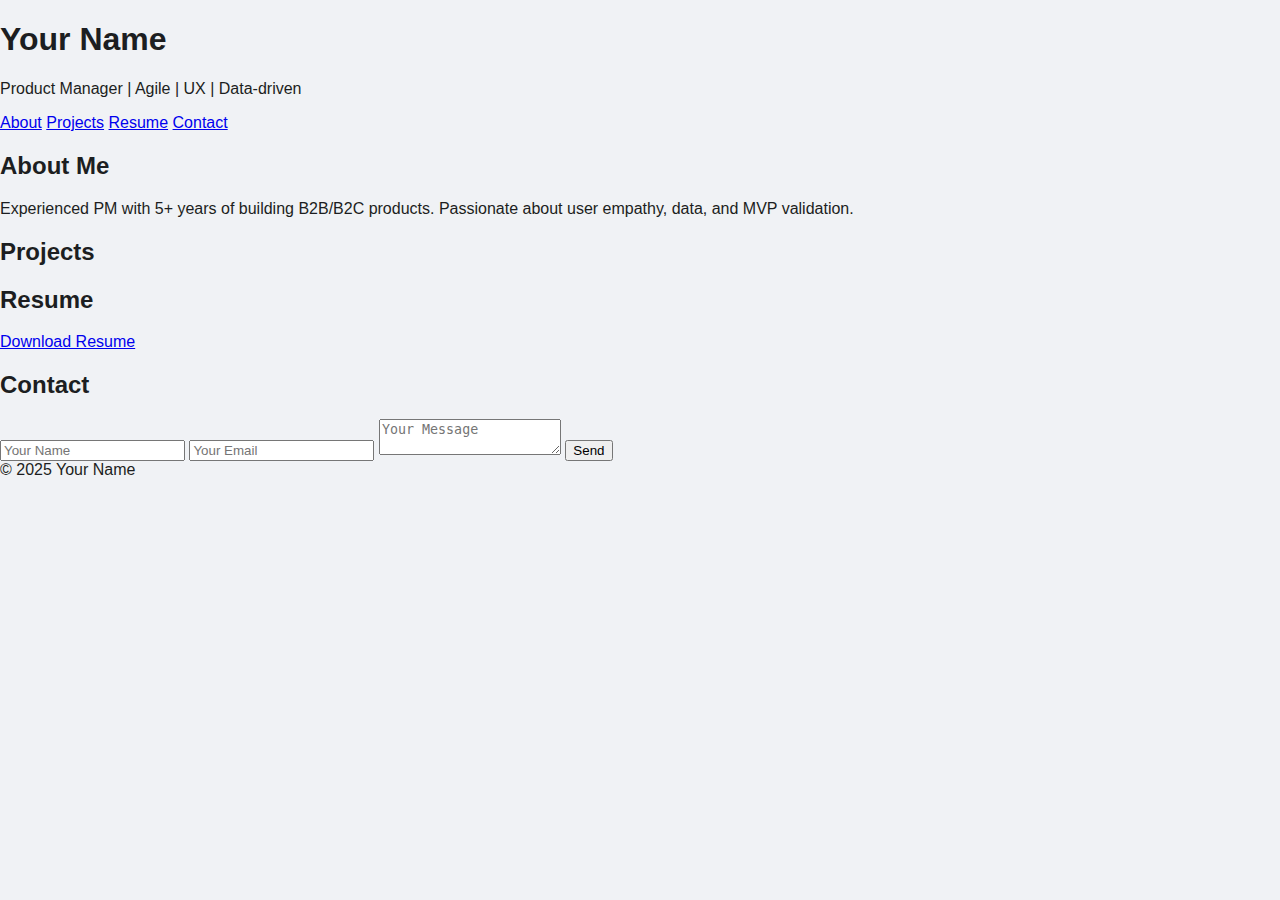
<file: Index.html>
<!DOCTYPE html>
<html lang="en">
<head>
  <meta charset="UTF-8" />
  <meta name="viewport" content="width=device-width, initial-scale=1.0" />
  <meta name="description" content="Experienced Product Manager portfolio site with case studies, resume, and contact info.">
  <meta name="keywords" content="Product Manager, Portfolio, Resume, Projects, Case Studies">
  <meta name="author" content="Your Name">
  <title>Your Name – Product Manager</title>
  <link rel="stylesheet" href="style.css" />
</head>
<body>
  <header>
    <h1>Your Name</h1>
    <p>Product Manager | Agile | UX | Data-driven</p>
    <nav>
      <a href="#about">About</a> <a href="#projects">Projects</a> <a href="#resume">Resume</a> <a href="#contact">Contact</a>
    </nav>
  </header>

  <section id="about">
    <h2>About Me</h2>
    <p>Experienced PM with 5+ years of building B2B/B2C products. Passionate about user empathy, data, and MVP validation.</p>
  </section>

  <section id="projects">
    <h2>Projects</h2>
    <div id="project-container"></div>
  </section>

  <section id="resume">
    <h2>Resume</h2>
    <a href="assets/resume.pdf" target="_blank">Download Resume</a>
  </section>

  <section id="contact">
    <h2>Contact</h2>
    <form action="https://formspree.io/f/yourFormID" method="POST">
      <input type="text" name="name" placeholder="Your Name" required />
      <input type="email" name="email" placeholder="Your Email" required />
      <textarea name="message" placeholder="Your Message"></textarea>
      <button type="submit">Send</button>
    </form>
  </section>

  <footer>© 2025 Your Name</footer>

  <script src="script.js"></script>
</body>
</html>
</file>
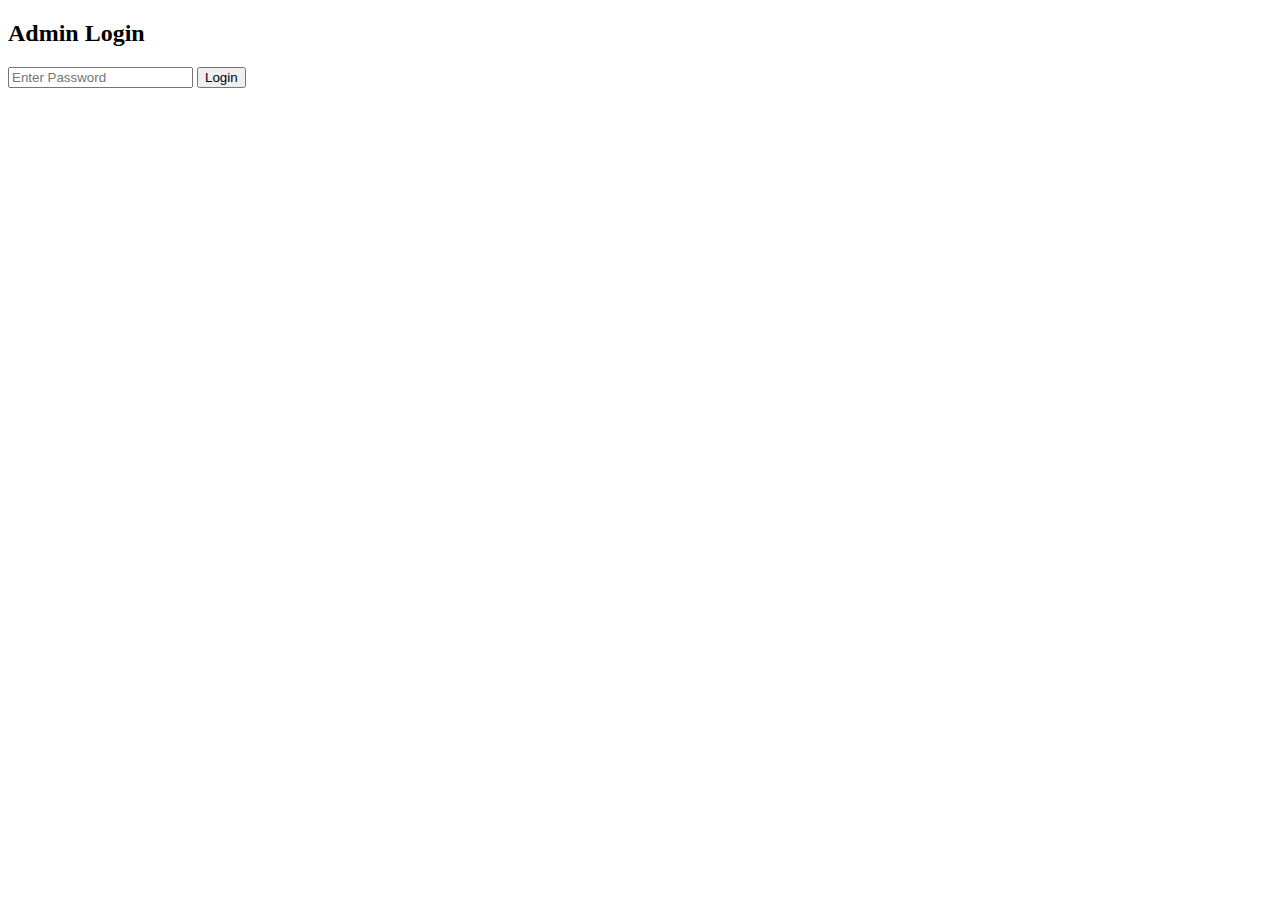
<file: login.html>
<!DOCTYPE html>
<html>
<head><title>Admin Login</title></head>
<body>
  <h2>Admin Login</h2>
  <form onsubmit="checkLogin(event)">
    <input type="password" id="password" placeholder="Enter Password" required />
    <button type="submit">Login</button>
  </form>
  <script>
    function checkLogin(e) {
      e.preventDefault();
      if (document.getElementById("password").value === "yourAdminPass") {
        window.location.href = "dashboard.html";
      } else {
        alert("Incorrect password");
      }
    }
  </script>
</body>
</html>
</file>
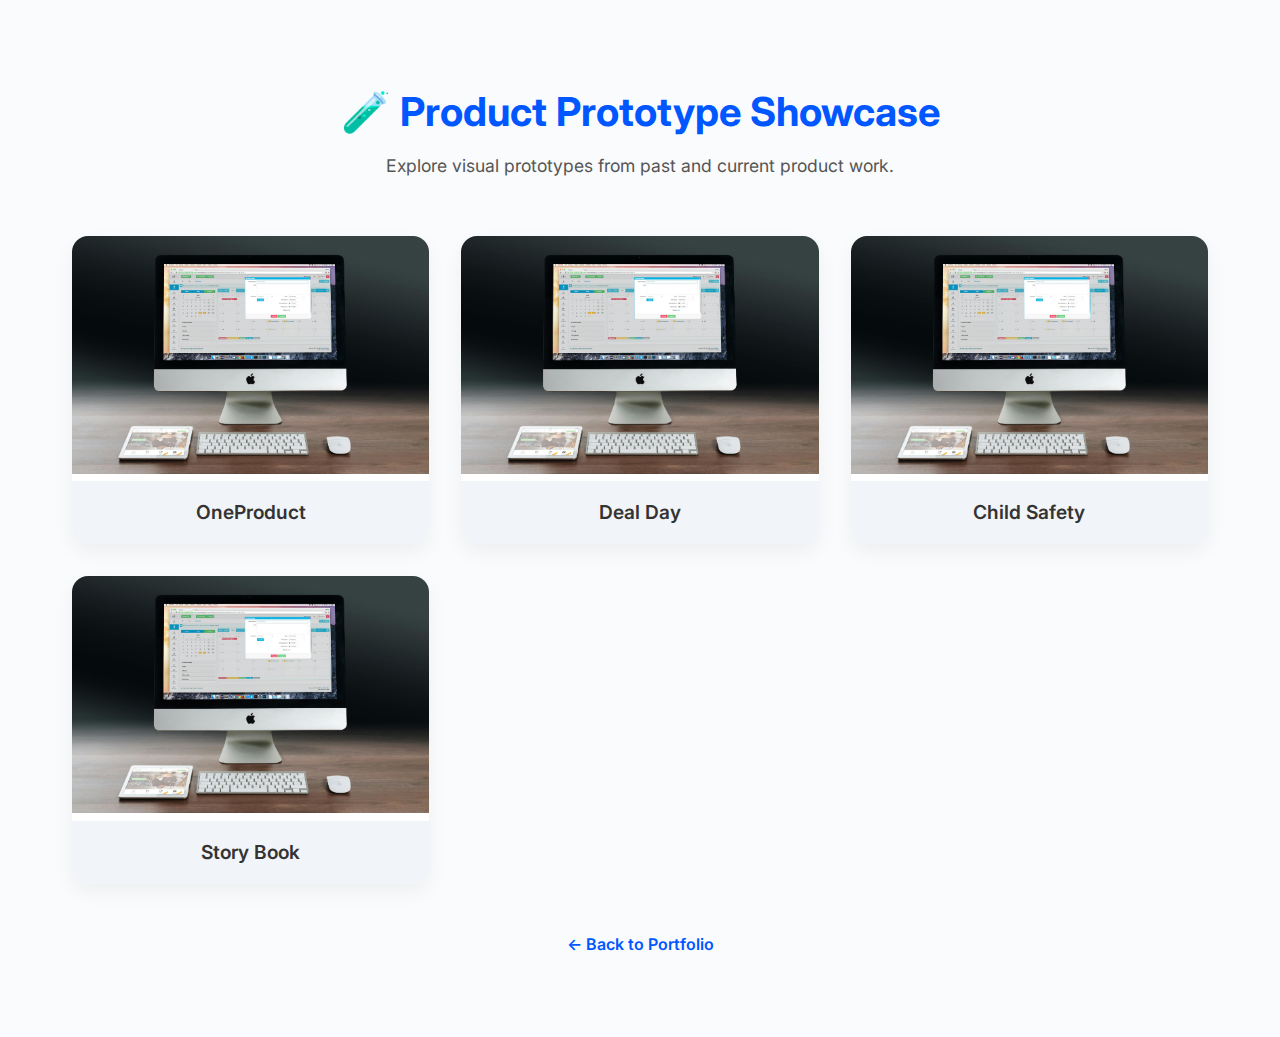
<file: prototypes.html>
<!DOCTYPE html>
<html lang="en">
<head>
  <meta charset="UTF-8">
  <title>Product Prototypes | Rajesh Kumar K</title>
  <meta name="viewport" content="width=device-width, initial-scale=1.0">
  <link href="https://fonts.googleapis.com/css2?family=Inter:wght@400;600;700&display=swap" rel="stylesheet">
  <style>
    :root {
      --primary-color: #0057FF;
      --background-color: #f9fbfd;
      --card-bg: #ffffff;
      --text-color: #2b2b2b;
      --shadow: 0 8px 20px rgba(0, 0, 0, 0.05);
      --border-radius: 16px;
    }

    * {
      margin: 0;
      padding: 0;
      box-sizing: border-box;
    }

    body {
      font-family: 'Inter', sans-serif;
      background-color: var(--background-color);
      color: var(--text-color);
      line-height: 1.6;
    }

    .gallery-container {
      max-width: 1200px;
      margin: 3rem auto;
      padding: 2rem;
      text-align: center;
    }

    h1 {
      font-size: 2.5rem;
      font-weight: 700;
      color: var(--primary-color);
      margin-bottom: 0.5rem;
    }

    p {
      font-size: 1.1rem;
      margin-bottom: 2.5rem;
      color: #555;
    }

    .gallery-grid {
      display: grid;
      grid-template-columns: repeat(auto-fit, minmax(280px, 1fr));
      gap: 2rem;
      padding: 1rem 0;
    }

    .gallery-item {
      background: var(--card-bg);
      border-radius: var(--border-radius);
      box-shadow: var(--shadow);
      transition: transform 0.3s ease, box-shadow 0.3s ease;
    }

    .gallery-item:hover {
      transform: translateY(-8px);
      box-shadow: 0 12px 24px rgba(0, 0, 0, 0.1);
    }

    .gallery-item img {
      width: 100%;
      height: auto;
      border-top-left-radius: var(--border-radius);
      border-top-right-radius: var(--border-radius);
    }

    .gallery-item h3 {
      font-size: 1.2rem;
      font-weight: 600;
      padding: 1rem;
      color: #333;
      background: #f1f4f8;
      border-bottom-left-radius: var(--border-radius);
      border-bottom-right-radius: var(--border-radius);
    }

    a {
      text-decoration: none;
      color: var(--primary-color);
      font-weight: 600;
      display: inline-block;
      margin-top: 2rem;
      transition: color 0.3s ease;
    }

    a:hover {
      color: #003cc5;
    }

    @media (max-width: 600px) {
      h1 {
        font-size: 2rem;
      }

      .gallery-item h3 {
        font-size: 1rem;
      }
    }
  </style>
</head>
<body>
  <div class="gallery-container">
    <h1>🧪 Product Prototype Showcase</h1>
    <p>Explore visual prototypes from past and current product work.</p>

    <div class="gallery-grid">
      <div class="gallery-item">
        <img src="images/oneproduct.jpg" alt="OneProduct Prototype">
        <h3>OneProduct</h3>
      </div>
      <div class="gallery-item">
        <img src="images/dealday.jpg" alt="Deal Day Prototype">
        <h3>Deal Day</h3>
      </div>
      <div class="gallery-item">
        <img src="images/childsafety.jpg" alt="Child Safety App">
        <h3>Child Safety</h3>
      </div>
      <div class="gallery-item">
        <img src="images/storybook.jpg" alt="Story Book">
        <h3>Story Book</h3>
      </div>
    </div>

    <a href="index.html">← Back to Portfolio</a>
  </div>
</body>
</html>
</file>
<file: style.css>
body {
  margin: 0;
  font-family: 'Inter', sans-serif;
  background-color: #f0f2f5;
  color: #1c1e21;
}

.fb-header {
  position: relative;
  background-color: #fff;
  border-bottom: 1px solid #dddfe2;
}

.social-bar {
  display: flex;
  justify-content: flex-end;
  background-color: #fff;
  padding: 10px 20px;
  gap: 15px;
  font-size: 18px;
}

.social-bar a {
  color: #1877f2;
  text-decoration: none;
}

.fb-cover {
  height: 200px;
  background: linear-gradient(to right, #1877f2, #42a5f5);
}

.fb-profile {
  padding: 20px;
  text-align: center;
  margin-top: -50px;
}

.fb-avatar {
  width: 120px;
  height: 120px;
  margin: 0 auto 10px;
  border-radius: 50%;
  border: 4px solid #fff;
  background-image: url('https://avatars.githubusercontent.com/u/6727355?s=400&v=4'); /* Update with your HD image */
  background-size: cover;
  background-position: center;
}

.fb-name {
  font-size: 24px;
  font-weight: 800;
}

.fb-title {
  font-size: 16px;
  color: #606770;
}

.fb-nav {
  margin-top: 10px;
}

.fb-nav a {
  margin: 0 10px;
  text-decoration: none;
  color: #1877f2;
  font-weight: 600;
}

.fb-content {
  max-width: 900px;
  margin: 30px auto;
  padding: 0 20px;
}

.fb-content h2 {
  color: #1c1e21;
  border-bottom: 2px solid #1877f2;
  padding-bottom: 4px;
}

.timeline {
  list-style: none;
  padding-left: 0;
}

.timeline li {
  margin-bottom: 20px;
}

.skills-list {
  display: flex;
  flex-wrap: wrap;
  gap: 10px;
  list-style: none;
  padding: 0;
}

.skills-list li {
  background-color: #e4e6eb;
  padding: 6px 12px;
  border-radius: 20px;
  font-size: 14px;
}

.btn {
  display: inline-block;
  margin: 10px 10px 0 0;
  background-color: #1877f2;
  color: #fff;
  padding: 10px 16px;
  border-radius: 6px;
  text-decoration: none;
  font-weight: 600;
}

.btn:hover {
  background-color: #165ecc;
}

.fb-footer {
  text-align: center;
  padding: 20px 0;
  font-size: 14px;
  color: #65676b;
  background-color: #f0f2f5;
}
</file>
